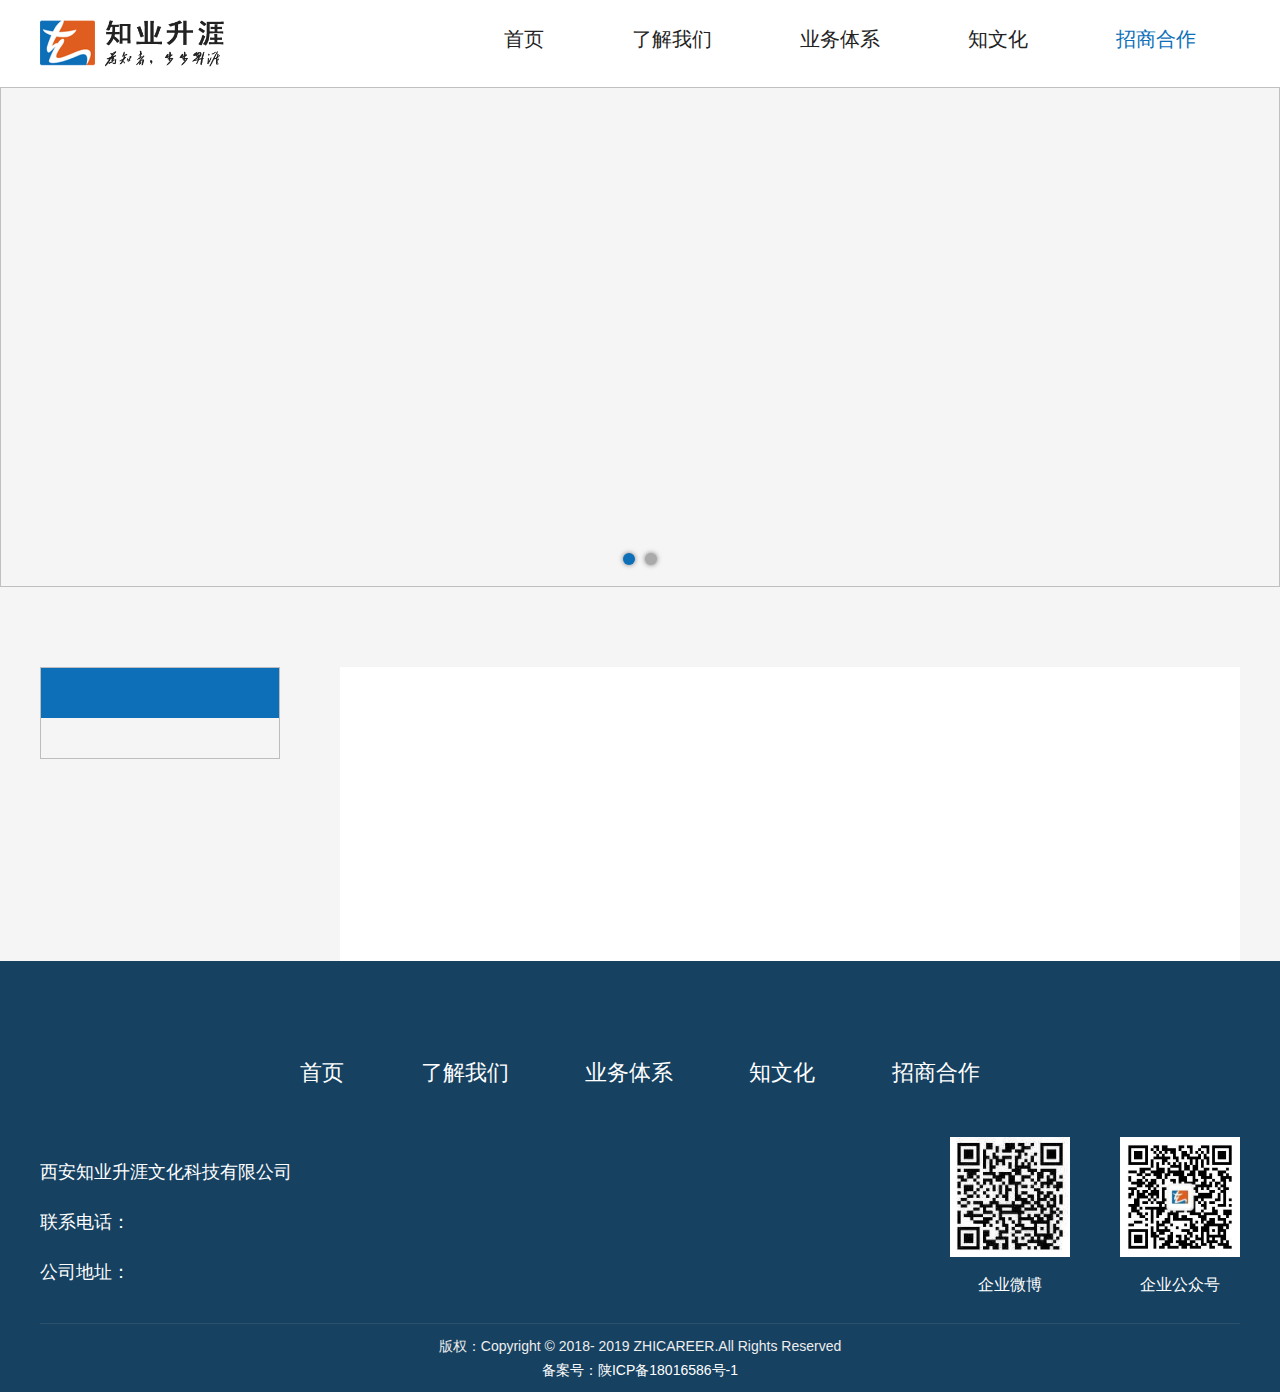
<file: cooperate.html>
<!DOCTYPE html>
<html>
	<head>
		<meta charset="utf-8">
		<meta http-equiv="X-UA-Compatible" content="IE=edge,chrome=1">
		<meta name="renderer" content="webkit">
		<meta name="viewport" content="width=device-width, initial-scale=1.0, maximum-scale=1.0, user-scalable=no">
		<meta name="description" content="">
		<meta name="keywords" content="">
		<title>招商合作</title>
		<link type="text/css" rel="stylesheet" href="css/public.css">
		<link type="text/css" rel="stylesheet" href="font/iconfont.css">
		<link rel="stylesheet" type="text/css" href="css/page.css">
		<script src="./js/vue.js"></script>
		<script type="text/javascript" src="js/jquery.min.js"></script>
		<script type="text/javascript" src="js/include.js"></script>
		<script type="text/javascript" src="js/base.js"></script>
		<style type="text/css">
			html{ background:#f5f5f5; }
		</style>
	</head>
	<body>	
		<div id="app" style="height: 100%">
			<!-- 网站导航 -->
			<div class="pubHeader" >
				<include src="header.html"></include>
			</div>
			<div class="pubHeadBanner" >
				<include src="headBanner.html"></include>
			</div>
			
			<div style="min-height: 30%">
				<include src="contentOne.html"></include>
			</div>
			<include src="footer.html"></include>
		 </div>
	</body>	
	<script type="text/javascript">
		var app = new Vue({
		    el: '#app',
		    data:function(){
		        return {
					mainData: [],
					labelData: [],
					paginate: { 
					    count: 0, 
					    currentPage: 1, 
					    pagesize:1, 
					    is_page: true, 
					},
					searchItem:{ 
						thirdapp_id: 2,
						title:['in',['招商合作']]
					},
					高考体育轮播:[],
					高考体育:[],
					newsData:[],	
					currentId:'',
		        }
		    },
		    created:function () {
		        var self = this;
				window.onload=function(){
					 
					window.base.bus.$emit('to_contentOne',{paginate:self.paginate});
					window.base.bus.$emit('to_headBanner',{title:'招商合作轮播图'});
					//window.base.bus.$emit('to_swiper',{mainData:self.teacherData});
				};
		
		    	self.getMainData();	
		    },
		    methods: {
		    	  
		    	getMainData(){
		    	    var self = this;
		    	    var postData = {};
		    	    postData.searchItem = window.base.cloneForm(self.searchItem);
		    		postData.getAfter = {
		    			child: {
		    				order:{
		    					create_time:'asc'
		    				},
		    				tableName: 'Label',
		    				middleKey: 'id',
		    				key: 'parentid',
		    				searchItem: {
		    					status: 1,
		    				},
		    				condition: '='
		    			},
		    		};
		    	    var callback = function(res){
		    	        self.mainData = res.info.data[0]
		    	        
		    	        window.base.bus.$emit('to_contentOne',{labelData:self.mainData});
		    	    };
		    	    window.base.labelGet(postData, callback);
		    	},
				
		    }
		});
	</script>
</html>
</file>
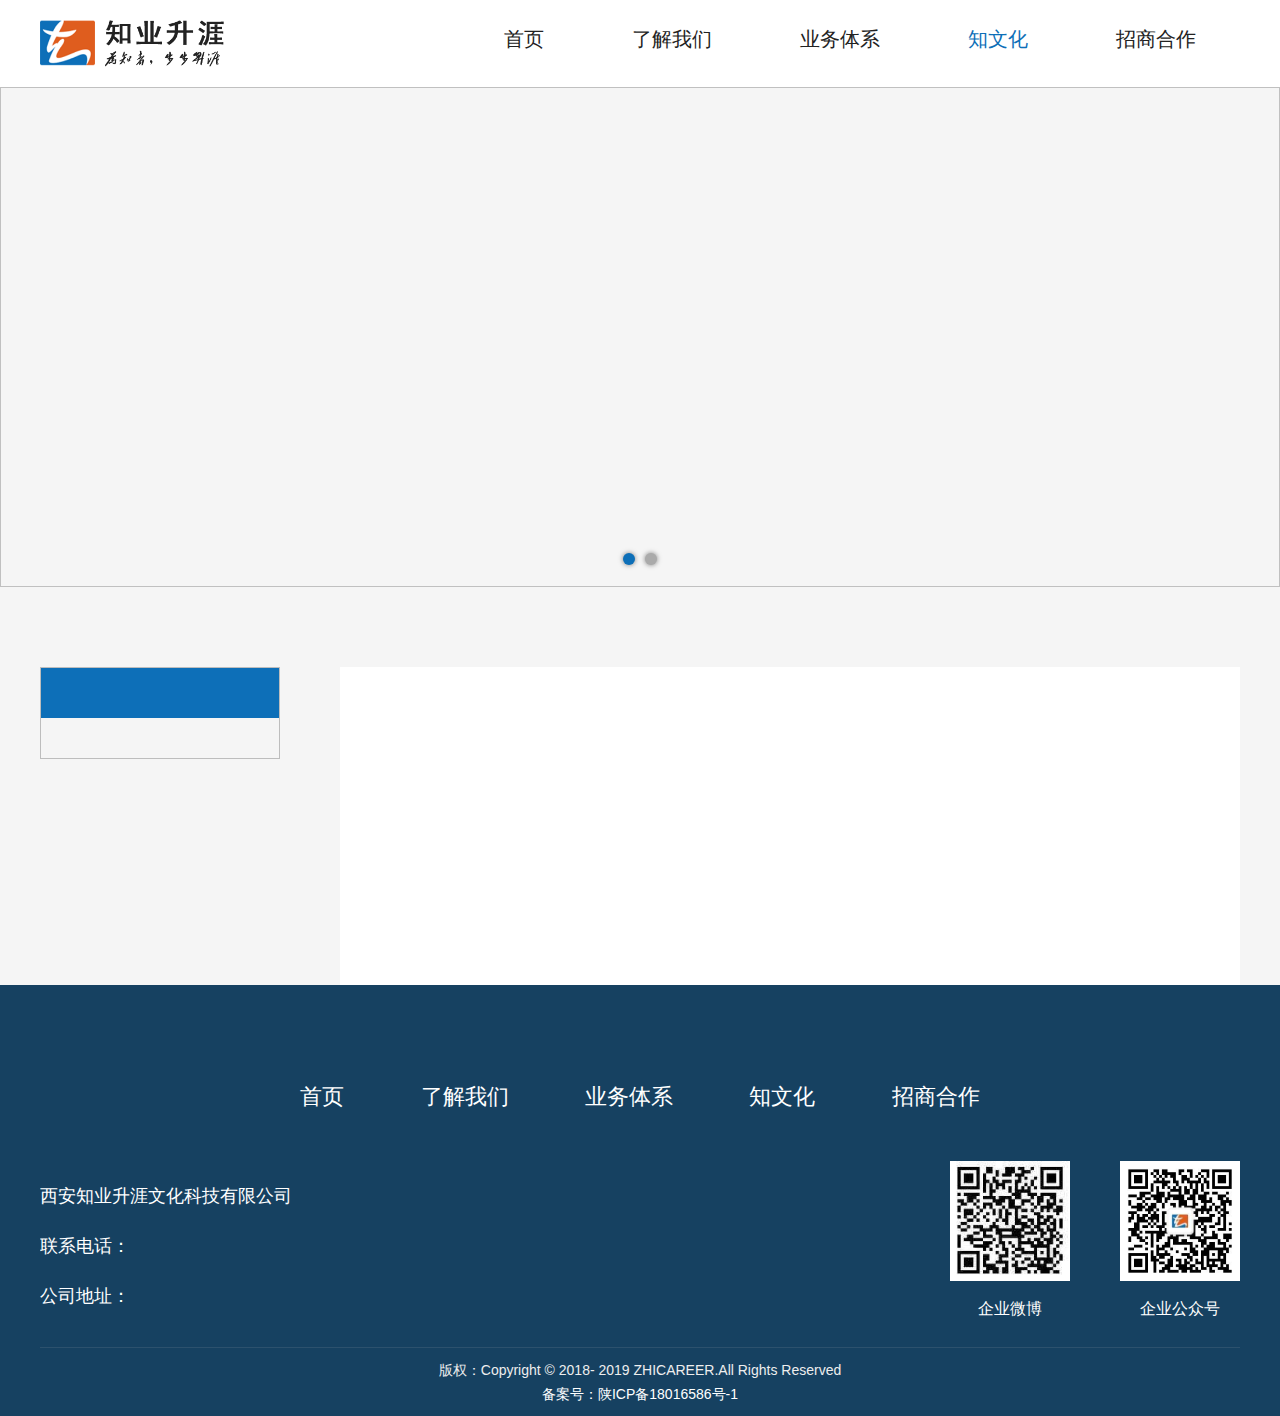
<file: knowCulture.html>
<!DOCTYPE html>
<html>
	<head>
		<meta charset="utf-8">
		<meta http-equiv="X-UA-Compatible" content="IE=edge,chrome=1">
		<meta name="renderer" content="webkit">
		<meta name="viewport" content="width=device-width, initial-scale=1.0, maximum-scale=1.0, user-scalable=no">
		<meta name="description" content="">
		<meta name="keywords" content="">
		<title>知文化</title>
		<link type="text/css" rel="stylesheet" href="css/public.css">
		<link type="text/css" rel="stylesheet" href="font/iconfont.css">
		<link rel="stylesheet" type="text/css" href="css/page.css">
		<link rel="stylesheet" type="text/css" href="css/wxParse.css">
		<script src="./js/vue.js"></script>
		<script type="text/javascript" src="js/jquery.min.js"></script>
		<script type="text/javascript" src="js/include.js"></script>
		<script type="text/javascript" src="js/base.js"></script>
		<style type="text/css">
			html{ background:#f5f5f5; }
		</style>
	</head>
	<body>	
		<div id="app" style="height: 100%">
			<!-- 网站导航 -->
			<div class="pubHeader" >
				<include src="header.html"></include>
			</div>
			<div class="pubHeadBanner" >
				<include src="headBanner.html"></include>
			</div>
			
			<div style="min-height: 30%">
				<include src="contentOne.html"></include>
			</div>
			<include src="footer.html"></include>
		 </div>
	</body>	
	<script type="text/javascript">
		var app = new Vue({
		    el: '#app',
		    data:function(){
		        return {
					mainData: [],
					labelData: [],
					paginate: { 
					    count: 0, 
					    currentPage: 1, 
					    pagesize:1, 
					    is_page: true, 
					},
					searchItem:{ 
						thirdapp_id: 2,
						title:['in',['知文化']]
					},
					高考体育轮播:[],
					高考体育:[],
					newsData:[],	
					currentId:'',
		        }
		    },
		    created:function () {
		        var self = this;
		        window.onload=function(){
		        	 
		        	window.base.bus.$emit('to_contentOne',{paginate:self.paginate});
		        	window.base.bus.$emit('to_headBanner',{title:'知文化轮播图'});
		        	//window.base.bus.$emit('to_swiper',{mainData:self.teacherData});
		        };
				self.getMainData();	
		    },
		    methods: {
		    	  
				getMainData(){
				    var self = this;
				    var postData = {};
				    postData.searchItem = window.base.cloneForm(self.searchItem);
					postData.getAfter = {
						child: {
							order:{
								create_time:'asc'
							},
							tableName: 'Label',
							middleKey: 'id',
							key: 'parentid',
							searchItem: {
								status: 1,
							},
							condition: '='
						},
					};
				    var callback = function(res){
				        self.mainData = res.info.data[0]
				        
				        window.base.bus.$emit('to_contentOne',{labelData:self.mainData});
				    };
				    window.base.labelGet(postData, callback);
				},
				
		    }
		});
	</script>
</html>
</file>
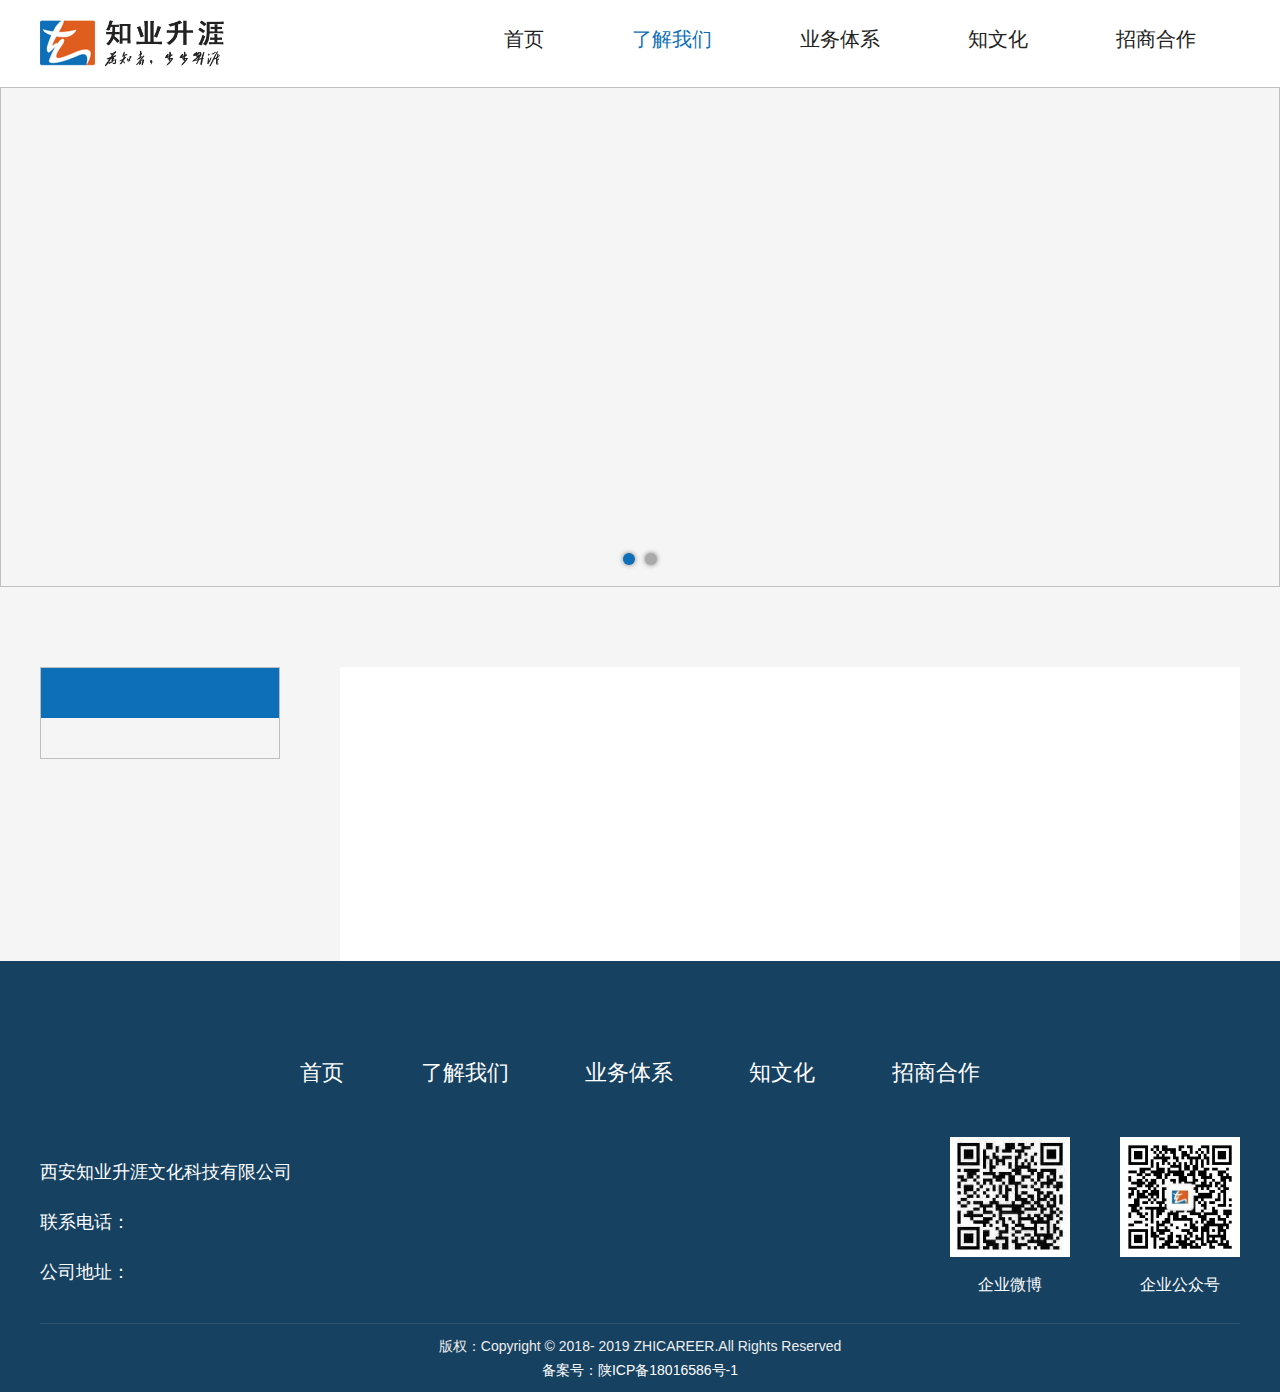
<file: knowUs.html>
<!DOCTYPE html>
<html>
	<head>
		<meta charset="utf-8">
		<meta http-equiv="X-UA-Compatible" content="IE=edge,chrome=1">
		<meta name="renderer" content="webkit">
		<meta name="viewport" content="width=device-width, initial-scale=1.0, maximum-scale=1.0, user-scalable=no">
		<meta name="description" content="">
		<meta name="keywords" content="">
		<title>了解我们</title>
		<link type="text/css" rel="stylesheet" href="css/public.css">
		<link type="text/css" rel="stylesheet" href="font/iconfont.css">
		<link rel="stylesheet" type="text/css" href="css/page.css">
		<script src="./js/vue.js"></script>
		<script type="text/javascript" src="js/jquery.min.js"></script>
		<script type="text/javascript" src="js/include.js"></script>
		<script type="text/javascript" src="js/base.js"></script>
		<style type="text/css">
			html{ background:#f5f5f5; }
		</style>
	</head>
	<body>	
		<div id="app" style="height: 100%">
			<!-- 网站导航 -->
			<div class="pubHeader" >
				<include src="header.html"></include>
			</div>
			<div class="pubHeadBanner" >
				<include src="headBanner.html"></include>
			</div>
			
			<div style="min-height: 30%">
				<include src="contentOne.html"></include>
			</div>
			<include src="footer.html"></include>
		 </div>
	</body>	
	<script type="text/javascript">
		var app = new Vue({
		    el: '#app',
		    data:function(){
		        return {
					mainData: [],
					labelData: [],
					paginate: { 
					    count: 0, 
					    currentPage: 1, 
					    pagesize:1, 
					    is_page: true, 
					},
					searchItem:{ 
						thirdapp_id: 2,
						title:['in',['了解我们']]
					},
					高考体育轮播:[],
					高考体育:[],
					newsData:[],	
					currentId:'',
		        }
		    },
		    created:function () {
		        var self = this;
				
				window.onload=function(){
					 
					window.base.bus.$emit('to_contentOne',{paginate:self.paginate});
					window.base.bus.$emit('to_headBanner',{title:'了解我们轮播图'});
					//window.base.bus.$emit('to_swiper',{mainData:self.teacherData});
				};
		        
				self.getMainData();	
		    },
		    methods: {
		    	  
				getMainData(){
				    var self = this;
				    var postData = {};
				    postData.searchItem = window.base.cloneForm(self.searchItem);
					postData.getAfter = {
						child: {
							order:{
								create_time:'asc'
							},
							tableName: 'Label',
							middleKey: 'id',
							key: 'parentid',
							searchItem: {
								status: 1,
							},
							condition: '='
						},
					};
				    var callback = function(res){
				        self.mainData = res.info.data[0]
				        
				        window.base.bus.$emit('to_contentOne',{labelData:self.mainData});
				    };
				    window.base.labelGet(postData, callback);
				},
				
		    }
		});
	</script>
</html>
</file>
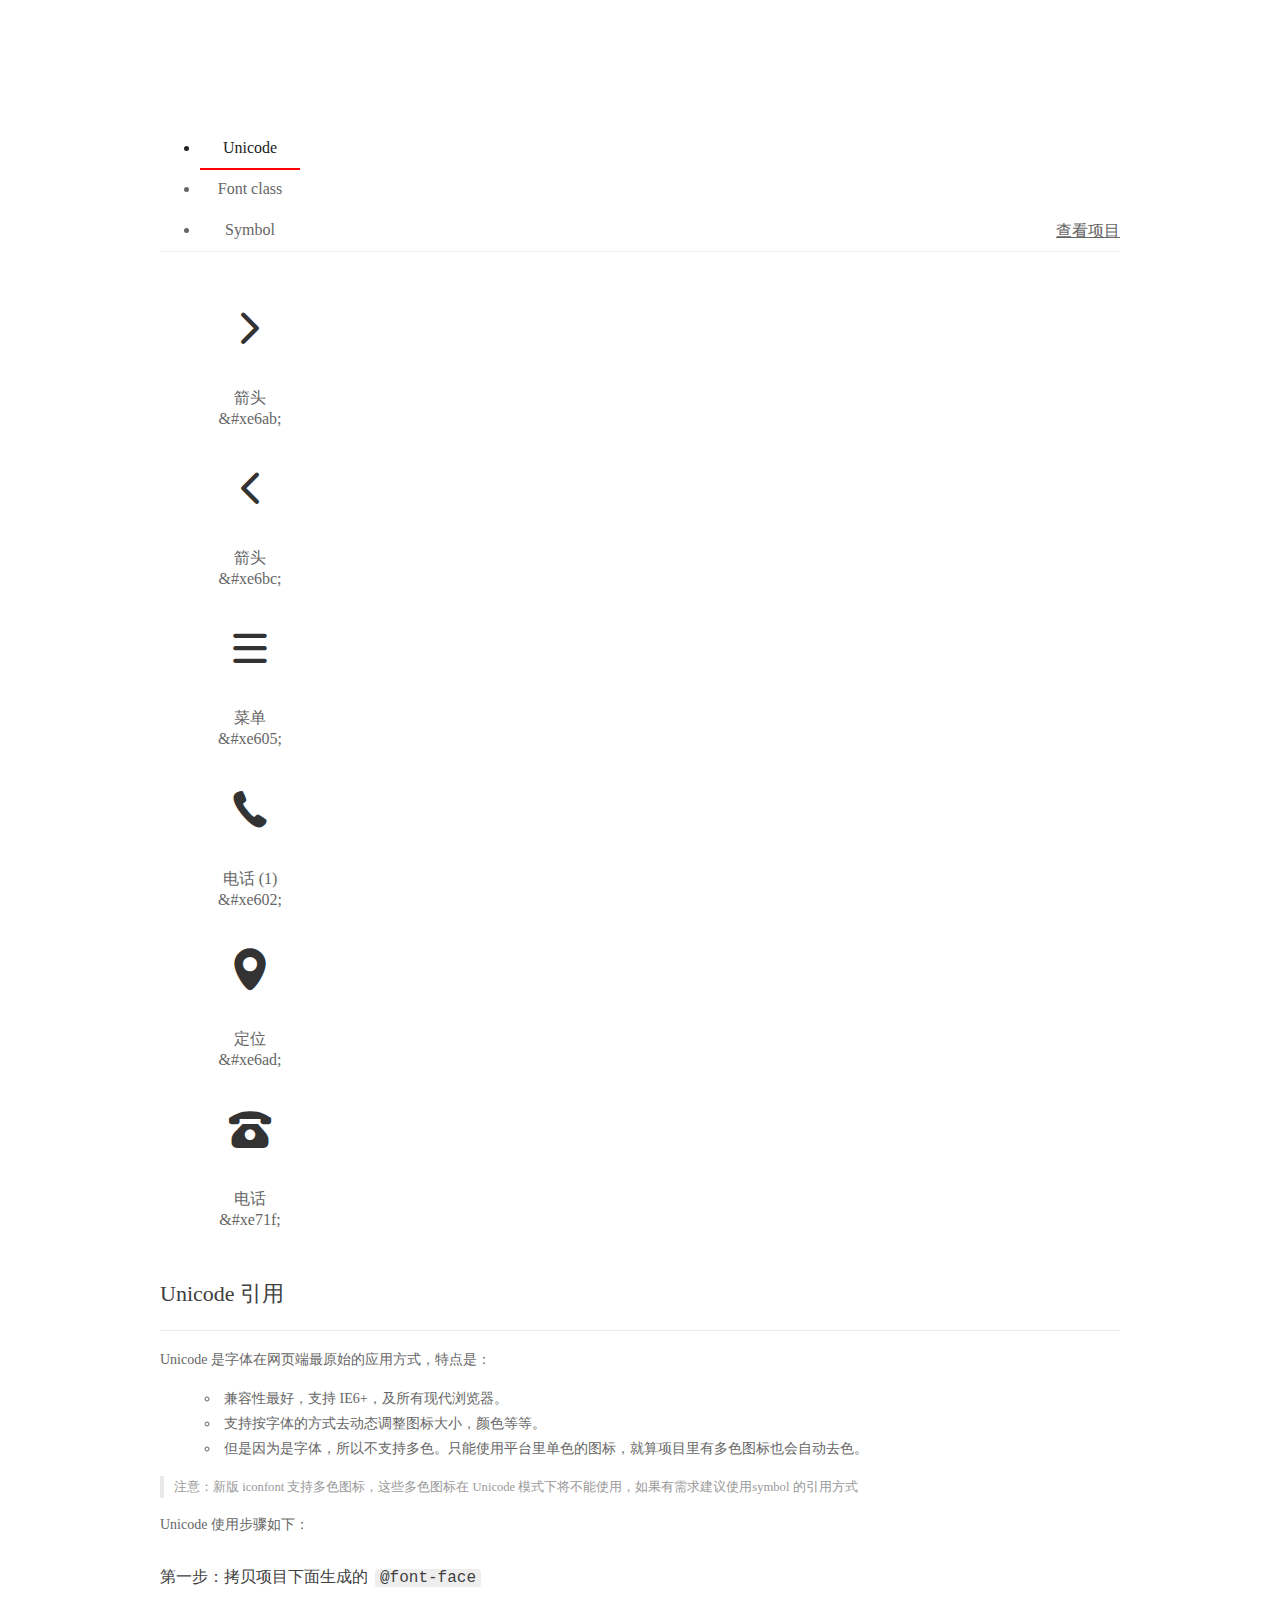
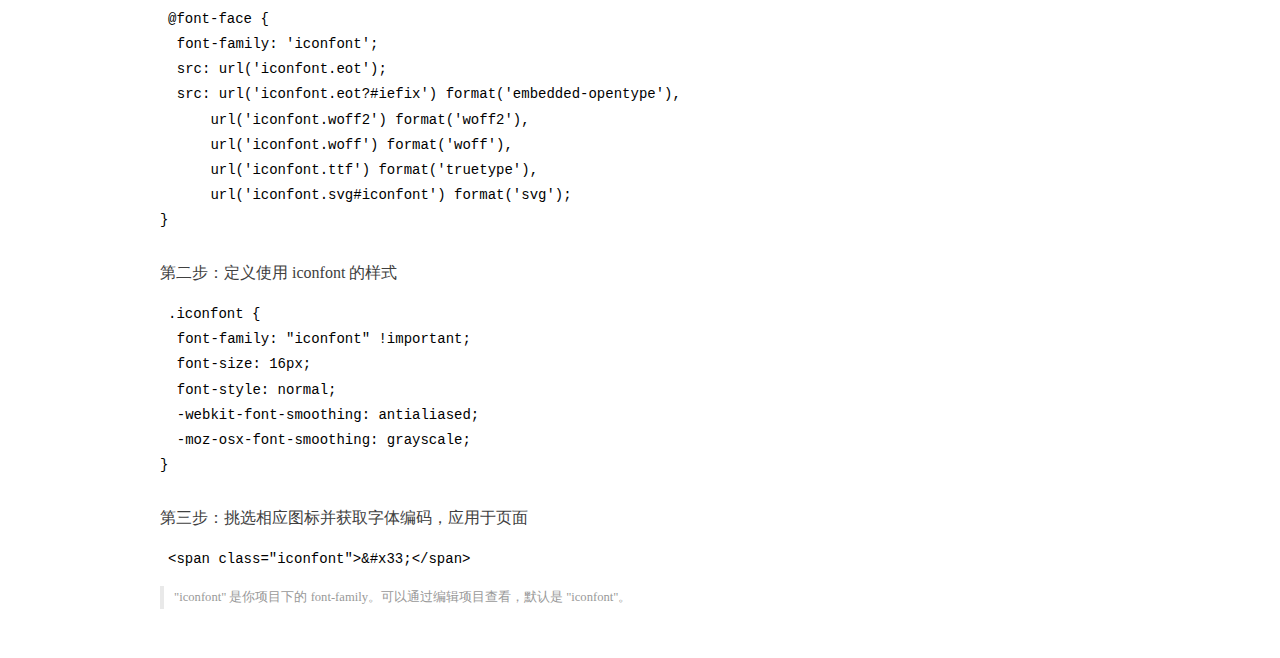
<file: font/demo_index.html>
<!DOCTYPE html>
<html>
<head>
  <meta charset="utf-8"/>
  <title>IconFont Demo</title>
  <link rel="shortcut icon" href="https://gtms04.alicdn.com/tps/i4/TB1_oz6GVXXXXaFXpXXJDFnIXXX-64-64.ico" type="image/x-icon"/>
  <link rel="stylesheet" href="https://g.alicdn.com/thx/cube/1.3.2/cube.min.css">
  <link rel="stylesheet" href="demo.css">
  <link rel="stylesheet" href="iconfont.css">
  <script src="iconfont.js"></script>
  <!-- jQuery -->
  <script src="https://a1.alicdn.com/oss/uploads/2018/12/26/7bfddb60-08e8-11e9-9b04-53e73bb6408b.js"></script>
  <!-- 代码高亮 -->
  <script src="https://a1.alicdn.com/oss/uploads/2018/12/26/a3f714d0-08e6-11e9-8a15-ebf944d7534c.js"></script>
</head>
<body>
  <div class="main">
    <h1 class="logo"><a href="https://www.iconfont.cn/" title="iconfont 首页" target="_blank">&#xe86b;</a></h1>
    <div class="nav-tabs">
      <ul id="tabs" class="dib-box">
        <li class="dib active"><span>Unicode</span></li>
        <li class="dib"><span>Font class</span></li>
        <li class="dib"><span>Symbol</span></li>
      </ul>
      
      <a href="https://www.iconfont.cn/manage/index?manage_type=myprojects&projectId=1310652" target="_blank" class="nav-more">查看项目</a>
      
    </div>
    <div class="tab-container">
      <div class="content unicode" style="display: block;">
          <ul class="icon_lists dib-box">
          
            <li class="dib">
              <span class="icon iconfont">&#xe6ab;</span>
                <div class="name">箭头</div>
                <div class="code-name">&amp;#xe6ab;</div>
              </li>
          
            <li class="dib">
              <span class="icon iconfont">&#xe6bc;</span>
                <div class="name">箭头</div>
                <div class="code-name">&amp;#xe6bc;</div>
              </li>
          
            <li class="dib">
              <span class="icon iconfont">&#xe605;</span>
                <div class="name">菜单</div>
                <div class="code-name">&amp;#xe605;</div>
              </li>
          
            <li class="dib">
              <span class="icon iconfont">&#xe602;</span>
                <div class="name">电话 (1)</div>
                <div class="code-name">&amp;#xe602;</div>
              </li>
          
            <li class="dib">
              <span class="icon iconfont">&#xe6ad;</span>
                <div class="name">定位</div>
                <div class="code-name">&amp;#xe6ad;</div>
              </li>
          
            <li class="dib">
              <span class="icon iconfont">&#xe71f;</span>
                <div class="name">电话</div>
                <div class="code-name">&amp;#xe71f;</div>
              </li>
          
          </ul>
          <div class="article markdown">
          <h2 id="unicode-">Unicode 引用</h2>
          <hr>

          <p>Unicode 是字体在网页端最原始的应用方式，特点是：</p>
          <ul>
            <li>兼容性最好，支持 IE6+，及所有现代浏览器。</li>
            <li>支持按字体的方式去动态调整图标大小，颜色等等。</li>
            <li>但是因为是字体，所以不支持多色。只能使用平台里单色的图标，就算项目里有多色图标也会自动去色。</li>
          </ul>
          <blockquote>
            <p>注意：新版 iconfont 支持多色图标，这些多色图标在 Unicode 模式下将不能使用，如果有需求建议使用symbol 的引用方式</p>
          </blockquote>
          <p>Unicode 使用步骤如下：</p>
          <h3 id="-font-face">第一步：拷贝项目下面生成的 <code>@font-face</code></h3>
<pre><code class="language-css"
>@font-face {
  font-family: 'iconfont';
  src: url('iconfont.eot');
  src: url('iconfont.eot?#iefix') format('embedded-opentype'),
      url('iconfont.woff2') format('woff2'),
      url('iconfont.woff') format('woff'),
      url('iconfont.ttf') format('truetype'),
      url('iconfont.svg#iconfont') format('svg');
}
</code></pre>
          <h3 id="-iconfont-">第二步：定义使用 iconfont 的样式</h3>
<pre><code class="language-css"
>.iconfont {
  font-family: "iconfont" !important;
  font-size: 16px;
  font-style: normal;
  -webkit-font-smoothing: antialiased;
  -moz-osx-font-smoothing: grayscale;
}
</code></pre>
          <h3 id="-">第三步：挑选相应图标并获取字体编码，应用于页面</h3>
<pre>
<code class="language-html"
>&lt;span class="iconfont"&gt;&amp;#x33;&lt;/span&gt;
</code></pre>
          <blockquote>
            <p>"iconfont" 是你项目下的 font-family。可以通过编辑项目查看，默认是 "iconfont"。</p>
          </blockquote>
          </div>
      </div>
      <div class="content font-class">
        <ul class="icon_lists dib-box">
          
          <li class="dib">
            <span class="icon iconfont icon-jiantouarrow487"></span>
            <div class="name">
              箭头
            </div>
            <div class="code-name">.icon-jiantouarrow487
            </div>
          </li>
          
          <li class="dib">
            <span class="icon iconfont icon-jiantouarrowhead7"></span>
            <div class="name">
              箭头
            </div>
            <div class="code-name">.icon-jiantouarrowhead7
            </div>
          </li>
          
          <li class="dib">
            <span class="icon iconfont icon-ego-menu"></span>
            <div class="name">
              菜单
            </div>
            <div class="code-name">.icon-ego-menu
            </div>
          </li>
          
          <li class="dib">
            <span class="icon iconfont icon-dianhua"></span>
            <div class="name">
              电话 (1)
            </div>
            <div class="code-name">.icon-dianhua
            </div>
          </li>
          
          <li class="dib">
            <span class="icon iconfont icon-dingwei"></span>
            <div class="name">
              定位
            </div>
            <div class="code-name">.icon-dingwei
            </div>
          </li>
          
          <li class="dib">
            <span class="icon iconfont icon-dianhua1"></span>
            <div class="name">
              电话
            </div>
            <div class="code-name">.icon-dianhua1
            </div>
          </li>
          
        </ul>
        <div class="article markdown">
        <h2 id="font-class-">font-class 引用</h2>
        <hr>

        <p>font-class 是 Unicode 使用方式的一种变种，主要是解决 Unicode 书写不直观，语意不明确的问题。</p>
        <p>与 Unicode 使用方式相比，具有如下特点：</p>
        <ul>
          <li>兼容性良好，支持 IE8+，及所有现代浏览器。</li>
          <li>相比于 Unicode 语意明确，书写更直观。可以很容易分辨这个 icon 是什么。</li>
          <li>因为使用 class 来定义图标，所以当要替换图标时，只需要修改 class 里面的 Unicode 引用。</li>
          <li>不过因为本质上还是使用的字体，所以多色图标还是不支持的。</li>
        </ul>
        <p>使用步骤如下：</p>
        <h3 id="-fontclass-">第一步：引入项目下面生成的 fontclass 代码：</h3>
<pre><code class="language-html">&lt;link rel="stylesheet" href="./iconfont.css"&gt;
</code></pre>
        <h3 id="-">第二步：挑选相应图标并获取类名，应用于页面：</h3>
<pre><code class="language-html">&lt;span class="iconfont icon-xxx"&gt;&lt;/span&gt;
</code></pre>
        <blockquote>
          <p>"
            iconfont" 是你项目下的 font-family。可以通过编辑项目查看，默认是 "iconfont"。</p>
        </blockquote>
      </div>
      </div>
      <div class="content symbol">
          <ul class="icon_lists dib-box">
          
            <li class="dib">
                <svg class="icon svg-icon" aria-hidden="true">
                  <use xlink:href="#icon-jiantouarrow487"></use>
                </svg>
                <div class="name">箭头</div>
                <div class="code-name">#icon-jiantouarrow487</div>
            </li>
          
            <li class="dib">
                <svg class="icon svg-icon" aria-hidden="true">
                  <use xlink:href="#icon-jiantouarrowhead7"></use>
                </svg>
                <div class="name">箭头</div>
                <div class="code-name">#icon-jiantouarrowhead7</div>
            </li>
          
            <li class="dib">
                <svg class="icon svg-icon" aria-hidden="true">
                  <use xlink:href="#icon-ego-menu"></use>
                </svg>
                <div class="name">菜单</div>
                <div class="code-name">#icon-ego-menu</div>
            </li>
          
            <li class="dib">
                <svg class="icon svg-icon" aria-hidden="true">
                  <use xlink:href="#icon-dianhua"></use>
                </svg>
                <div class="name">电话 (1)</div>
                <div class="code-name">#icon-dianhua</div>
            </li>
          
            <li class="dib">
                <svg class="icon svg-icon" aria-hidden="true">
                  <use xlink:href="#icon-dingwei"></use>
                </svg>
                <div class="name">定位</div>
                <div class="code-name">#icon-dingwei</div>
            </li>
          
            <li class="dib">
                <svg class="icon svg-icon" aria-hidden="true">
                  <use xlink:href="#icon-dianhua1"></use>
                </svg>
                <div class="name">电话</div>
                <div class="code-name">#icon-dianhua1</div>
            </li>
          
          </ul>
          <div class="article markdown">
          <h2 id="symbol-">Symbol 引用</h2>
          <hr>

          <p>这是一种全新的使用方式，应该说这才是未来的主流，也是平台目前推荐的用法。相关介绍可以参考这篇<a href="">文章</a>
            这种用法其实是做了一个 SVG 的集合，与另外两种相比具有如下特点：</p>
          <ul>
            <li>支持多色图标了，不再受单色限制。</li>
            <li>通过一些技巧，支持像字体那样，通过 <code>font-size</code>, <code>color</code> 来调整样式。</li>
            <li>兼容性较差，支持 IE9+，及现代浏览器。</li>
            <li>浏览器渲染 SVG 的性能一般，还不如 png。</li>
          </ul>
          <p>使用步骤如下：</p>
          <h3 id="-symbol-">第一步：引入项目下面生成的 symbol 代码：</h3>
<pre><code class="language-html">&lt;script src="./iconfont.js"&gt;&lt;/script&gt;
</code></pre>
          <h3 id="-css-">第二步：加入通用 CSS 代码（引入一次就行）：</h3>
<pre><code class="language-html">&lt;style&gt;
.icon {
  width: 1em;
  height: 1em;
  vertical-align: -0.15em;
  fill: currentColor;
  overflow: hidden;
}
&lt;/style&gt;
</code></pre>
          <h3 id="-">第三步：挑选相应图标并获取类名，应用于页面：</h3>
<pre><code class="language-html">&lt;svg class="icon" aria-hidden="true"&gt;
  &lt;use xlink:href="#icon-xxx"&gt;&lt;/use&gt;
&lt;/svg&gt;
</code></pre>
          </div>
      </div>

    </div>
  </div>
  <script>
  $(document).ready(function () {
      $('.tab-container .content:first').show()

      $('#tabs li').click(function (e) {
        var tabContent = $('.tab-container .content')
        var index = $(this).index()

        if ($(this).hasClass('active')) {
          return
        } else {
          $('#tabs li').removeClass('active')
          $(this).addClass('active')

          tabContent.hide().eq(index).fadeIn()
        }
      })
    })
  </script>
</body>
</html>
</file>
<file: css/public.css>
@charset "utf-8";
/* CSS Document */
/*  Global STYLE  */
*{ margin:0; padding:0; line-height: 24px;}
html{color:#222;-webkit-text-size-adjust: none;}
body{height: 100%}
h1,h2,h3,h4,h5,h6{font-size:100%;font-weight:normal;}
ul,li{list-style:none;}

div, dl, dt, form, h1, h2, h3, h4, h5, h6, input, li, ol, p, pre, td, textarea, th, ul {-webkit-tap-highlight-color: rgba(0, 0, 0, 0);}
button, input, optgroup, option, select, textarea {font-family: inherit;font-size: inherit;font-style: inherit;font-weight: inherit;outline: 0;}
body{font-family:'微软雅黑','Helvetica Neue',Helvetica,Arial,'Microsoft YaHei'}
img{ border:none;display:block;}
a{ text-decoration: none; outline: none ; color:#222;cursor: pointer;-webkit-tap-highlight-color:transparent}
a:hover{text-decoration:none;transition: 0.1s linear;-moz-transition: 0.1s linear; /* Firefox 4 */-webkit-transition: 0.1s linear; /* Safari and Chrome */-o-transition: 0.1s linear; /* Opera */cursor:pointer;}
em,i{ font-style:normal}
button,input{ border: none;}
table{display: table; border-collapse: separate; border-spacing: 2px; border-color: grey; border-collapse: collapse; border-spacing: 0;background-color: transparent;}
thead{display: table-header-group; vertical-align: middle; border-color: inherit;}
tbody{display: table-row-group; vertical-align: middle; border-color: inherit;}

a:link, a:visited {text-decoration: none; outline: none;}

.clearfix:after{clear:both;display:block;content:"";height:0;line-height:0;visibility:hidden;}
.clearfix{zoom:1;}
.flexbox{display: flex; justify-content:space-around; flex-wrap: wrap;}
.w{ width: 100%;}
.w1200{ width: 1200px; margin:0 auto}

.black-bj {background: #000;opacity: 0.5;position: fixed;left: 0;top: 0;right: 0;bottom: 0;z-index: 888; display: none;}
.closebtn{ position:absolute; right:-15px; top:-15px; width:30px; height:30px; background:#34a0db; color:#FFF; text-align:center; line-height:30px; font-size:20px; cursor:pointer; border-radius:50%; box-shadow:0 0 3px #015b8c; z-index:686868;}

/**公共提示语	*/
#popAlertWindowBg{position:fixed;top:0;left:0;z-index:999999;width:100%;height:100%;background:#000;opacity:0.3;display:none;}
#popAlertWindow{position:fixed;top:50%;left:25%;right:25%;z-index:1000000;padding:10px 20px;margin-top:-20px;text-align:center;background:#fff;color:#ff1a00;box-shadow: 0 0 5px #ccc;border-radius:5px;display:none;}

.loadtip { display: block;width: 100%;line-height: 40px; height: 40px;text-align: center;color: #999; background: #eee;}

/* Color */
.red{color: #FA322B;}
.green{color: #00AF4B;}
.yellow{color: #FFBC15;}
.orange{color: #f2a70c;}
.blue{color: #17A8F8;}
.gray2{color: #222;}
.gray5{color: #555;}
.gray6{color: #666;}
.gray8{color: #888;}
.gray9{color: #999;}
.white{color: #fff;}
.bgc-white{background: #fff;}
.bgc-black{ background:#000;}
.pubcolor{ color:#005ca1;}
.pubbj{background: #005ca1;}
.bjgayf5{background: #f5f5f5;}

.borderT1{border-top: 1px solid #005ca1;}

.em2{ text-indent: 2em;}

/* Font */
.fs10{font-size: 10px;}
.fs12{font-size: 12px;}
.fs14{font-size: 14px;}
.fs16{font-size: 16px;}
.fs18{font-size: 18px;}
.fs20{font-size: 20px;}
.fs24{font-size: 24px;}
.fs26{font-size: 26px;}
.fs30{font-size: 30px;}
.fs36{font-size: 36px;}
.ftw{font-weight: bold;}
.ftn{font-weight: normal;}

.pr{ position:relative}
.pa{ position:absolute}
.fiexd{ position:fixed;}
/* Direction */
.fl{float: left;}
.fr{float: right;}
.cl{clear: both;}
.oh{ overflow:hidden;}
.center{text-align: center;}
.text-r{text-align: right;}
.text-l{text-align: left;}
/* Margin */
.mg0{margin: 0 auto;}
.mgt5{ margin-top: 5px;}
.mgt10{ margin-top:10px; }
.mgt20{ margin-top:20px; }
.mgt30{ margin-top:30px; }
.mgt40{ margin-top:40px; }
.mgt50{ margin-top:50px; }
.mgt100{ margin-top:100px; }

.mgr5{margin-right: 5px;}
.mgr10{margin-right: 10px;}
.mgr15{margin-right: 15px;}
.mgr20{margin-right: 20px;}

.mgl5{margin-left: 5px;}
.mgl10{margin-left: 10px;}
.mgl15{margin-left: 15px;}
.mgl20{margin-left: 20px;}
.mgl30{margin-left: 30px;}

.mgtb10{ margin:10px 0;}
.mgtb15{ margin:15px 0;}
.mgtb20{ margin:20px 0;}
.mgtb30{ margin:30px 0;}

.mglr10{ margin:0 10px;}
.mglr15{ margin:0 15px;}
.mglr20{ margin:0 20px;}
.mglr30{ margin:0 30px;}

.mgb5{margin-bottom: 5px;}
.mgb10{ margin-bottom:10px; }
.mgb15{margin-bottom: 15px;}
.mgb20{ margin-bottom:20px; }
.mgb30{margin-bottom: 30px;}

/* Padding */

.pd10{ padding:10px;}
.pd25{padding: 25px;}

.pdlr10{padding:0 10px;}
.pdlr20{padding:0 20px;}
.pdlr40{ padding:0 40px;}
.pdl8{padding-left: 8px;}

.pdlr2{ padding: 0 2%;}

.pdt5{ padding-top: 5px;}
.pdt10{ padding-top: 10px;}
.pdt15{ padding-top: 15px;}
.pdt20{padding-top: 20px;}
.pdt30{padding-top: 30px;}
.pdt40{padding-top: 40px;}
.pdt50{padding-top: 50px;}

.pdb5{ padding-bottom: 5px;}
.pdb10{padding-bottom: 10px;}
.pdb20{padding-bottom: 20px;}
.pdb30{padding-bottom: 30px;}
.pdb40{padding-bottom: 40px;}
.pdb50{padding-bottom: 50px;}
.pdb100{padding-bottom: 100px;}

.pdl5{ padding-left: 5px;}
.pdl10{padding-left: 10px;}
.pdl20{padding-left: 20px;}
.pdl30{padding-left: 30px;}
.pdl40{padding-left: 40px;}
.pdl50{padding-left: 50px;}

.pdr5{ padding-right: 5px;}
.pdr10{padding-right: 10px;}
.pdr20{padding-right: 20px;}
.pdr30{padding-right: 30px;}
.pdr40{padding-right: 40px;}
.pdr50{padding-right: 50px;}


.pdtb10{padding:10px 0;}
.pdtb15{padding:15px 0;}
.pdtb20{padding:20px 0;}
.pdtb30{padding:30px 0;}

/* Spacing */
.line22{line-height: 22px;}
.line26{line-height: 26px;}
.line30{line-height: 30px;}
.line33{line-height: 33px;}
.line36{line-height: 36px;}
.line40{line-height: 40px;}
.disp{display: none;}

/* 高度 */
.h40{ height: 40px;}
.h50{ height: 50px;}
.h100{ height: 100px;}
.h150{ height: 150px;}


/* Background */
.bgmain{ background:#005ca1; color:#fff;}
.bgred{ padding: 0 3px; background-color: #FA322B;color: #fff;}
.bggreen{ padding: 0 3px; background-color: #00AF4B;color: #fff;}
.bggray{ padding: 0 3px; background-color: #8b8b8b;color: #fff;}
.bgwhite{background-color: #fff;}


/* 页码 */
.all-pages{ clear:both; margin:0 -2px 0 0; padding:30px 0; text-align:center;}
.all-pages a,.all-pages span{ display:inline-block; margin:0 5px; padding:0 14px; height:32px; vertical-align:middle; white-space:nowrap; text-align:center; font-size:14px; line-height:32px; color:#333; font-family:arial; background:#fff; border:1px solid #e6e6e6; border-radius: 3px;}
.all-pages a:hover{border:1px solid #005ca1; color:#333;}
.all-pages .current{ background:#005ca1; color:#fff; border:1px solid #005ca1;}

@media screen and ( max-width:750px){ 
	.all-pages a,.all-pages span{ padding:0 10px; height:28px;font-size:12px; line-height:28px;}
	
}
</file>
<file: font/iconfont.css>
@font-face {font-family: "iconfont";
  src: url('iconfont.eot?t=1563875316831'); /* IE9 */
  src: url('iconfont.eot?t=1563875316831#iefix') format('embedded-opentype'), /* IE6-IE8 */
  url('[data-uri]') format('woff2'),
  url('iconfont.woff?t=1563875316831') format('woff'),
  url('iconfont.ttf?t=1563875316831') format('truetype'), /* chrome, firefox, opera, Safari, Android, iOS 4.2+ */
  url('iconfont.svg?t=1563875316831#iconfont') format('svg'); /* iOS 4.1- */
}

.iconfont {
  font-family: "iconfont" !important;
  font-size: 16px;
  font-style: normal;
  -webkit-font-smoothing: antialiased;
  -moz-osx-font-smoothing: grayscale;
}

.icon-jiantouarrow487:before {
  content: "\e6ab";
}

.icon-jiantouarrowhead7:before {
  content: "\e6bc";
}

.icon-ego-menu:before {
  content: "\e605";
}

.icon-dianhua:before {
  content: "\e602";
}

.icon-dingwei:before {
  content: "\e6ad";
}

.icon-dianhua1:before {
  content: "\e71f";
}
</file>
<file: css/page.css>
@charset "UTF-8";
/**
 * 
 * @authors Your Name (you@example.org)
 * @date    2019-08-02 16:19:16
 * @version $Id$
 */

.pubHeader{width:100%;/* height: 100px; */}
.pubHeadBanner{width:100%;height: 500px;}
 /*网站导航*/
.indNavbar .logo{ width:184px; height:47px; display: block; margin-right: 30px;}
.indNavbar .list{width: 65%;position: absolute;top: 50%;right: 0;transform: translateY(-50%);}
.indNavbar .list ul{ width:100%; display: flex;justify-content: space-around;flex-wrap: nowrap;}
.indNavbar .list li a{ display: block; line-height: 46px; font-size: 20px;padding: 0 8px; padding-bottom: 10px;}
.indNavbar .list li.on a{color: #0d6fb8;}
.indNavbar .navBtn{ width: 40px; height: 40px; line-height: 40px; font-size: 30px;position: absolute; right: 10px; top:10px; z-index: 66; display: none;border: 1px solid #dedede;border-radius: 5px;background: #eee;}

/*网站banner*/
#banner_app{  position: relative; width: 100%; height:100%; overflow: hidden;}
#banner_app .banner{ width: 100%; height: 100%;}
#banner_app .banner img{ height: 100%;width: 100%; display: block; /* position: relative; left: 50%; transform: translate(-50%,0); */}
#banner_app .arrowIon{position: absolute;top:45%;z-index:50;cursor: pointer; padding: 20px 15px; background: rgba(0,0,0,0.3); border-radius: 4px;}
#banner_app .arrowIon.prev{right:30px;}
#banner_app .arrowIon.next{left:30px;}


.banBtnNav{ width: 100%; text-align: center; position: absolute; bottom:3%; left: 0;z-index: 9;}
.banBtnNav span{ display:inline-block; margin: 0 5px; border-radius: 50%; background:rgba(170,170,170); width: 12px; height: 12px;box-shadow: 0 0 5px rgba(0,0,0,0.5);}
.banBtnNav span.active{ opacity: 1; background: #0d6fb8;}

/* 网站自动轮播banner */	
.ind_Tbanner{box-sizing: border-box; width: 100%;height: 100%; position: relative;overflow: hidden;}
.ind_Tbanner ul{position:relative;width: 100%;height:100%;z-index:1;display:-webkit-box;display:-moz-box;display:-ms-flexbox;display:-webkit-flex;display:flex;-webkit-transition-property:-webkit-transform;-moz-transition-property:-moz-transform;-o-transition-property:-o-transform;-ms-transition-property:-ms-transform;transition-property:transform;-webkit-box-sizing:content-box;-moz-box-sizing:content-box;box-sizing:content-box}
.ind_Tbanner ul li {-webkit-flex-shrink: 0; -ms-flex: 0 0 auto; flex-shrink: 0;width: 100%; height: 100%;}
.ind_Tbanner ul li img{width:100%;height: 100%; display: block;}
.ind_Tbanner .btnav{ width: 100%; text-align: center; position: absolute; bottom:3%; left: 0;z-index: 9;}
.ind_Tbanner .btnav span{ display:inline-block; margin: 0 5px; border-radius: 50%; background:rgba(170,170,170); width: 10px; height: 10px;box-shadow: 0 0 5px rgba(255,255,255,0.6); opacity: 0.8;}
.ind_Tbanner .btnav span.swiper-pagination-bullet-active{ opacity: 1; width: 20px; height: 10px;border-radius: 5px; background: #777;box-shadow: 0 0 3px rgba(0,0,0,0.4);}


/*公共标题*/
.pubTitle{ padding-top: 100px; padding-bottom: 30px;}
.pubTitle h1{ font-size: 32px; line-height: 32px;}
.pubTitle p{ font-size: 16px;}
.pubTitle p{text-transform:capitalize; padding-bottom: 50px;}
/*公共标题*/


/* 更多按钮*/
.MdMorebtn{padding:100px 0;}
.MdMorebtn a{width: 150px; height: 50px; border-radius: 8px; text-align: center; color: #0d6fb8; border: 2px solid #0d6fb8; display: block; margin: 0 auto; line-height: 50px; font-size: 18px;}


/*首页-新闻中心*/
/* .indNews{ min-height: 376px;} */
.indNews .list{ width: 48%; float: left;}
.indNews .list .leftTxet{ max-height:510px;overflow: hidden;}
.indNews .list .leftTxet p{-webkit-line-clamp:17 ;}
.indNews .list:last-child{ float: right;}
.indNews .list .tit{ width: 100%;padding: 20px 0; border-bottom: 1px dashed #d9d9d9;line-height: 20px; position: relative;padding-left: 18px; font-size: 22px;box-sizing:border-box; margin-bottom: 20px;}

.indNews .list .tit::before{ content: ""; width: 5px; height: 24px; background: #0d6fb8; position: absolute; left: 0; top: 50%; transform:translate(0,-50%);}
.indNews .list .more{ color: #999; float: right; font-size: 16px;}
.indNews .list .titLis li{ padding-bottom: 10px;}
.indNews .list .titLis li a{display: block; position: relative; padding:0 160px 0 20px; line-height: 30px; height: 30px;overflow:hidden;white-space: nowrap; text-overflow: ellipsis; font-size: 16px;}
.indNews .list .titLis li a:before{content: "";width: 6px; height: 6px;background: #0d6fb8;border-radius: 50%;display: block; position: absolute;top: 50%; left: 0; transform:translate(0,-50%);}
.indNews .list .titLis li a em{ position: absolute; top: 0; right: 0; color: #666; display: block;line-height: 30px;}

.indNews .list .titLis li a:hover {color: #0d6fb8; }

/* 首页的4大类列表 */
.indx-sharebox ul{display: flex; justify-content: space-around; flex-wrap: nowrap;}
.indx-sharebox li{ width: 25%;}
.indx-sharebox li .icon{  width: 70px; height: 70px; display: block;margin: 0 auto;}
.indx-sharebox li h1{ font-size: 24px;padding-top: 30px; line-height: 40px; overflow: hidden; white-space: nowrap; text-overflow: ellipsis;}
.indx-sharebox li p{ font-size: 16px; color: #666; padding-top: 10px;}

/****************** 首页end ******************/


/*内容详情页*/
.detailePag .box{width: 60%;margin: 0 auto;}
.detailePag .topTit{ padding: 50px 0 30px 0;}
.detailePag .title{ font-size: 26px; line-height: 40px; }
.detailePag .inforCont{padding-top: 40px ; color: #444;}
.detailePag .inforCont p{font-size: 16px; line-height: 30px; }
.detailePag .inforCont h1{ font-size: 20px;padding-top: 15px;}
.detailePag .inforCont img{max-width: 100%; display: block;margin: 0 auto;}

footer{background: #164161; padding: 100px 0 0 0;}
footer .linkNav a{padding: 0 3%; color: #fff; font-size:22px; line-height: 22px;line-height: 23px; display: inline-block;}
footer .logo{width: 140px; display: block; margin-right: 60px;}
footer .underCnt{ padding-top: 50px;}
footer .underCnt .phone div{ padding-top: 20px; color: #fff; font-size: 18px; line-height: 30px;}
footer .underCnt .phone div i{ display: inline-block;vertical-align: middle;font-size: 26px;}
footer .underCnt .phone div em{ display: inline-block;font-size: 20px; margin-left: 15px;}
footer .ewmBox .lis{ float: left; margin-left: 50px;}
footer .ewmBox .lis img{ width: 120px; height: 120px; display: block;}
footer .ewmBox .lis p{ color: #fff; font-size: 16px; padding-top: 20px; line-height: 1}
footer .copyright{ font-size: 14px; clear: both; padding: 10px 0; color: #eee;margin-top: 30px; border-top: 1px solid #2c516d;}

/*列表左侧导航*/
.LRListCont{ padding-top: 80px;}
.main-leftNav{ width: 20%; border:1px solid #bdbdbd; box-sizing:border-box; padding-bottom: 40px; margin-bottom: 50px;}
.main-leftNav .tit{ background: #0d6fb8; font-size: 20px; color: #fff; line-height: 50px; padding: 0 20px;box-sizing:border-box; height: 50px; overflow: hidden;text-overflow:ellipsis; white-space: nowrap;}
.main-leftNav .selnav a{ width: 80%; line-height: 50px;height: 50px;padding: 0 10px; overflow: hidden;border:1px solid #d7d7d7; display: block;margin: 0 auto; margin-top: 20px; font-size: 18px; color: #0d6fb8;box-sizing: border-box;overflow: hidden;text-overflow:ellipsis; white-space: nowrap;}
.main-leftNav .selnav a:hover{background: #df5d1e; color: #fff;}
.main-leftNav .selnav a.on{background: #df5d1e; color: #fff;}

/*页面右侧内容*/
.main-rightList{ width: 75%; padding:60px 30px 60px 30px; background: #fff;box-sizing:border-box;}
.contXqTit{ padding-bottom: 50px;}
.contXqTit .tit{ line-height: 60px; display: inline-block;font-size: 30px;border-bottom: 6px solid #DF5D1E;}
.portLisbox1 .contBox img{max-width: 100%;display: block; margin: 0 auto;}

/* 业务体系 */
.work_System_Lis{}
.work_System_Lis ul{ display: flex; justify-content: space-around;flex-wrap: wrap;}	
.work_System_Lis ul li{ width: 300px; margin:20px 2%; height: 380px; border-radius: 8px;background: #fff;box-shadow: 0 0 15px rgba(0,0,0,0.15);padding: 20px; box-sizing: border-box; text-align: center;}
.work_System_Lis ul li .icon{ width: 90px;height: 90px; display: block;margin: 50px auto 40px auto;}
.work_System_Lis ul li .tit{ font-size: 26px; line-height: 30px; padding-bottom: 30px;}
.work_System_Lis ul li .text{font-size: 18px; color: #666; -webkit-line-clamp: 2; line-height: 36px; height: 72px; overflow: hidden;}

/******************* 以下自适应样式 *******************/
@media screen and ( max-width: 1000px){ 
	.w1200{ width: 100%!important; box-sizing:border-box; padding: 0 10px}
	.indNavbar{ padding: 20px 10px;}
	.indNavbar .logo{ width: auto; height: 40px;}
	.indNavbar .list li a{ font-size: 18px; padding:0 5px 6px 5px;}
	.pubHeader{ height: 80px;}

	.MdMorebtn{ padding: 70px 0}
	footer{ padding: 50px 0;}
	footer .linkNav a{ font-size: 16px;}
	footer .logo{ width:120px;  margin-right: 30px;}
	footer .ewmBox .lis{ margin-left: 20px;}
	
}


@media screen and ( max-width:750px){ 
	.pubHeader{width:100%;height: auto;}
	.pubHeadBanner{width:100%;height: 150px;}
	#banner_app .arrowIon{ display: none;}
	
	.indNavbar.w1200{ width: 100%!important;}
	.indNavbar .logo{ width: auto; height:40px; margin-left:10px;}
	.indNavbar{position: fixed;top: 0; left: 0; z-index: 66; padding: 10px 0;border-bottom: 1px solid #eee; background: #fff;}
	.indNavbar .list{ width: 100%;top: 60px; background: rgba(0,0,0,0.5);display: none;    transform: translateY(0);}
	.indNavbar .list ul{display: inline-block; text-align: center;}
	.indNavbar .list li{ width: 100%;}
	.indNavbar .list li a{ font-size: 16px; color: #fff; padding-bottom: 5px; line-height: 40px; }
	.indNavbar .list li.on{ background:#0d6fb8;}
	.indNavbar .list li.on a{ font-size: 18px; color: #fff;}
	.indNavbar .list li.on a::after{ height:0px;}
	
	/* #banner_app{ position: relative; width: 100%; height:100%;}
	#banner_app .banner img{ height: 100%;width: auto; position: relative; left: 50%;}
	#banner_app .arrowIon{position: absolute;top:40%;padding: 10px 8px; border-radius: 2px;}
	#banner_app .arrowIon.prev{right:20px;}
	#banner_app .arrowIon.next{left:20px;}
	#banner_app .arrowIon img{ width: 15px;height: auto;} */
	
	
	body{ padding-top: 61px;}
	.indNavbar .navBtn{ display: block;}
	
	.pdb100{ padding-bottom: 20px;}
	.pubTitle{ padding: 30px 0 20px 0;}
	.pubTitle h1{ font-size: 22px; margin-bottom: 0;}
	.pubTitle p{ font-size: 16px; padding-bottom: 30px;}
	.swiper-container { width: 100%;height: 100%; min-height: 150px;}
	
	/* .indNews{ min-height: 165px;} */
	.indNews .list{ width: 100%;}
	.indNews .list .tit{ padding-left: 12px; font-size: 16px; line-height: 20px; padding: 15px 0 10px 12px; margin-bottom: 10px;}
	.indNews .list .tit::before{ width: 3px; height: 18px;}
	.indNews .list .more{ font-size: 14px;}
	.indNews .list .pic{ padding-bottom: 0;    margin-bottom: 0;}
	.indNews .list .titLis li{ padding-top: 0px;}
	.indNews .list .titLis li a{ font-size: 14px; padding: 0px 150px 0px 12px;height: auto;}
	.indNews .list .titLis li a em{font-size: 14px;}
	
	.newsListIndx .indNews .list{ width: 100%!important;}
	.newsListIndx .indNews .list .titLis li a{padding-right: 80px;}
	
	/* 首页的4大类列表 */
	.indx-sharebox ul{display: flex; justify-content: space-around; flex-wrap: wrap;}
	.indx-sharebox li{ width: 50%; padding-bottom: 30px;}
	.indx-sharebox li .icon{  width: 40px; height: 40px;}
	.indx-sharebox li h1{ font-size:18px;padding:15px 0 5px 0; line-height: 30px;}
	.indx-sharebox li p{ font-size: 14px;padding-top: 0px;}

	footer{ padding:20px 0 0 0;}
	footer .underCnt{ padding-top: 0;}
	footer .linkNav{ display: none;}
	footer .logo{ width: 56px; margin-right: 0; margin-left: 2%;}
	footer .underCnt .phone{ float: none; text-align: right; margin:0 auto;}
	footer .underCnt .phone div{padding-top: 0px; text-align: center; font-size: 14px;}
	footer .underCnt .phone div i{ font-size: 18px;}
	footer .underCnt .phone div em{ font-size: 14px;margin-left: 8px;}
	.underCnt .ewmBox{ clear: both; padding-top: 20px;  width: 100%; float: none;    display: inline-block; border-top: 1px solid #27628e; margin-top: 20px;}
	footer .ewmBox .lis{ margin-left: 0; width: 50%; text-align: center;}
	footer .underCnt .phone div i{ font-size: 18px;}
	footer .ewmBox .lis img{ width: 100px;height: 100px; margin: 0 auto;}
	footer .ewmBox .lis p{ padding-top: 10px; font-size: 14px;}
	footer .copyright{ font-size: 12px; clear: both;}
	footer .copyright p{ line-height: 20px;}
	
	
	/* 详情页导航 */
	.detailePag .box{width: 100%;}
	.detailePag .topTit{padding: 30px 0 20px 0;}
	.detailePag .topTit .title{ font-size: 20px; line-height: 30px; padding-bottom: 10px;}
	.detailePag .topTit .data{ font-size: 14px;}
	.detailePag .inforCont{ padding-top: 0px;}
	.detailePag .inforCont p{ font-size: 14px;padding-top:0px;line-height: 24px;}
	.detailePag .inforCont h1{ font-size: 16px;}
	
	.LRListCont{ padding-top: 20px;}
	.main-leftNav{ border:none;  width: 100%;padding-bottom: 20px;margin-bottom: 0;}
	.main-leftNav .tit{font-size: 16px;padding: 0 5px;text-align: center; line-height: 40px; height: 40px;}
	.main-leftNav .selnav{ text-align: center; padding-top:15px;}
	.main-leftNav .selnav a{width:auto;  display: inline-block; margin:0px 1.5% 10px 1.5% ;line-height: 38px; height: 38px;padding: 0 8px; text-align: center; font-size: 14px;}
	
	/*页面右侧内容*/
	.main-rightList{ width: 100%; padding: 30px 20px; margin-bottom: 30px;}
	.contXqTit{ padding-bottom: 30px;}
	.contXqTit .tit{ line-height: 40px; font-size: 24px;border-bottom: 3px solid #DF5D1E;}

	
	/* 业务体系 */
	.work_System_Lis ul li{ width: 45%; margin:10px 2%; height: 200px; border-radius:4px;padding: 10px; }
	.work_System_Lis ul li .icon{ width: 45px;height: 45px; margin: 20px auto 15px auto;}
	.work_System_Lis ul li .tit{ font-size: 16px; line-height: 24px; padding-bottom: 10px;}
	.work_System_Lis ul li .text{font-size: 14px;  -webkit-line-clamp: 2; line-height: 24px;}

}
</file>
<file: css/wxParse.css>
.ql-container {
  box-sizing: border-box;
  font-family: Helvetica, Arial, sans-serif;
  font-size: 13px;
  height: 100%;
  margin: 0px;
  position: relative;
}
.ql-container.ql-disabled .ql-tooltip {
  visibility: hidden;
}
.ql-container.ql-disabled .ql-editor ul[data-checked] > li::before {
  pointer-events: none;
}
.ql-clipboard {
  left: -100000px;
  height: 1px;
  overflow-y: hidden;
  position: absolute;
  top: 50%;
}
.ql-clipboard p {
  margin: 0;
  padding: 0;
}
.ql-editor {
  box-sizing: border-box;
  line-height: 1.42;
  height: 100%;
  outline: none;
  
  padding: 12px 15px;
  tab-size: 4;
  -moz-tab-size: 4;
  text-align: left;
  white-space: pre-wrap;
  word-wrap: break-word;
}
.ql-editor  {
  cursor: text;
}
.ql-editor p,
.ql-editor ol,
.ql-editor ul,
.ql-editor pre,
.ql-editor blockquote,
.ql-editor h1,
.ql-editor h2,
.ql-editor h3,
.ql-editor h4,
.ql-editor h5,
.ql-editor h6 {
  margin: 0;
  padding: 0;
  counter-reset: list-1 list-2 list-3 list-4 list-5 list-6 list-7 list-8 list-9;
}
.ql-editor ol,
.ql-editor ul {
  padding-left: 1.5em;
}
.ql-editor ol > li,
.ql-editor ul > li {
  list-style-type: none;
}
.ql-editor ul > li::before {
  content: '\2022';
}
.ql-editor ul[data-checked=true],
.ql-editor ul[data-checked=false] {
  pointer-events: none;
}
.ql-editor ul[data-checked=true] > li ,
.ql-editor ul[data-checked=false] > li  {
  pointer-events: all;
}
.ql-editor ul[data-checked=true] > li::before,
.ql-editor ul[data-checked=false] > li::before {
  color: #777;
  cursor: pointer;
  pointer-events: all;
}
.ql-editor ul[data-checked=true] > li::before {
  content: '\2611';
}
.ql-editor ul[data-checked=false] > li::before {
  content: '\2610';
}
.ql-editor li::before {
  display: inline-block;
  white-space: nowrap;
  width: 1.2em;
}
.ql-editor li:not(.ql-direction-rtl)::before {
  margin-left: -1.5em;
  margin-right: 0.3em;
  text-align: right;
}
.ql-editor li.ql-direction-rtl::before {
  margin-left: 0.3em;
  margin-right: -1.5em;
}
.ql-editor ol li:not(.ql-direction-rtl),
.ql-editor ul li:not(.ql-direction-rtl) {
  padding-left: 1.5em;
}
.ql-editor ol li.ql-direction-rtl,
.ql-editor ul li.ql-direction-rtl {
  padding-right: 1.5em;
}
.ql-editor ol li {
  counter-reset: list-1 list-2 list-3 list-4 list-5 list-6 list-7 list-8 list-9;
  counter-increment: list-0;
}
.ql-editor ol li:before {
  content: counter(list-0, decimal) '. ';
}
.ql-editor ol li.ql-indent-1 {
  counter-increment: list-1;
}
.ql-editor ol li.ql-indent-1:before {
  content: counter(list-1, lower-alpha) '. ';
}
.ql-editor ol li.ql-indent-1 {
  counter-reset: list-2 list-3 list-4 list-5 list-6 list-7 list-8 list-9;
}
.ql-editor ol li.ql-indent-2 {
  counter-increment: list-2;
}
.ql-editor ol li.ql-indent-2:before {
  content: counter(list-2, lower-roman) '. ';
}
.ql-editor ol li.ql-indent-2 {
  counter-reset: list-3 list-4 list-5 list-6 list-7 list-8 list-9;
}
.ql-editor ol li.ql-indent-3 {
  counter-increment: list-3;
}
.ql-editor ol li.ql-indent-3:before {
  content: counter(list-3, decimal) '. ';
}
.ql-editor ol li.ql-indent-3 {
  counter-reset: list-4 list-5 list-6 list-7 list-8 list-9;
}
.ql-editor ol li.ql-indent-4 {
  counter-increment: list-4;
}
.ql-editor ol li.ql-indent-4:before {
  content: counter(list-4, lower-alpha) '. ';
}
.ql-editor ol li.ql-indent-4 {
  counter-reset: list-5 list-6 list-7 list-8 list-9;
}
.ql-editor ol li.ql-indent-5 {
  counter-increment: list-5;
}
.ql-editor ol li.ql-indent-5:before {
  content: counter(list-5, lower-roman) '. ';
}
.ql-editor ol li.ql-indent-5 {
  counter-reset: list-6 list-7 list-8 list-9;
}
.ql-editor ol li.ql-indent-6 {
  counter-increment: list-6;
}
.ql-editor ol li.ql-indent-6:before {
  content: counter(list-6, decimal) '. ';
}
.ql-editor ol li.ql-indent-6 {
  counter-reset: list-7 list-8 list-9;
}
.ql-editor ol li.ql-indent-7 {
  counter-increment: list-7;
}
.ql-editor ol li.ql-indent-7:before {
  content: counter(list-7, lower-alpha) '. ';
}
.ql-editor ol li.ql-indent-7 {
  counter-reset: list-8 list-9;
}
.ql-editor ol li.ql-indent-8 {
  counter-increment: list-8;
}
.ql-editor ol li.ql-indent-8:before {
  content: counter(list-8, lower-roman) '. ';
}
.ql-editor ol li.ql-indent-8 {
  counter-reset: list-9;
}
.ql-editor ol li.ql-indent-9 {
  counter-increment: list-9;
}
.ql-editor ol li.ql-indent-9:before {
  content: counter(list-9, decimal) '. ';
}
.ql-editor .ql-indent-1:not(.ql-direction-rtl) {
  padding-left: 3em;
}
.ql-editor li.ql-indent-1:not(.ql-direction-rtl) {
  padding-left: 4.5em;
}
.ql-editor .ql-indent-1.ql-direction-rtl.ql-align-right {
  padding-right: 3em;
}
.ql-editor li.ql-indent-1.ql-direction-rtl.ql-align-right {
  padding-right: 4.5em;
}
.ql-editor .ql-indent-2:not(.ql-direction-rtl) {
  padding-left: 6em;
}
.ql-editor li.ql-indent-2:not(.ql-direction-rtl) {
  padding-left: 7.5em;
}
.ql-editor .ql-indent-2.ql-direction-rtl.ql-align-right {
  padding-right: 6em;
}
.ql-editor li.ql-indent-2.ql-direction-rtl.ql-align-right {
  padding-right: 7.5em;
}
.ql-editor .ql-indent-3:not(.ql-direction-rtl) {
  padding-left: 9em;
}
.ql-editor li.ql-indent-3:not(.ql-direction-rtl) {
  padding-left: 10.5em;
}
.ql-editor .ql-indent-3.ql-direction-rtl.ql-align-right {
  padding-right: 9em;
}
.ql-editor li.ql-indent-3.ql-direction-rtl.ql-align-right {
  padding-right: 10.5em;
}
.ql-editor .ql-indent-4:not(.ql-direction-rtl) {
  padding-left: 12em;
}
.ql-editor li.ql-indent-4:not(.ql-direction-rtl) {
  padding-left: 13.5em;
}
.ql-editor .ql-indent-4.ql-direction-rtl.ql-align-right {
  padding-right: 12em;
}
.ql-editor li.ql-indent-4.ql-direction-rtl.ql-align-right {
  padding-right: 13.5em;
}
.ql-editor .ql-indent-5:not(.ql-direction-rtl) {
  padding-left: 15em;
}
.ql-editor li.ql-indent-5:not(.ql-direction-rtl) {
  padding-left: 16.5em;
}
.ql-editor .ql-indent-5.ql-direction-rtl.ql-align-right {
  padding-right: 15em;
}
.ql-editor li.ql-indent-5.ql-direction-rtl.ql-align-right {
  padding-right: 16.5em;
}
.ql-editor .ql-indent-6:not(.ql-direction-rtl) {
  padding-left: 18em;
}
.ql-editor li.ql-indent-6:not(.ql-direction-rtl) {
  padding-left: 19.5em;
}
.ql-editor .ql-indent-6.ql-direction-rtl.ql-align-right {
  padding-right: 18em;
}
.ql-editor li.ql-indent-6.ql-direction-rtl.ql-align-right {
  padding-right: 19.5em;
}
.ql-editor .ql-indent-7:not(.ql-direction-rtl) {
  padding-left: 21em;
}
.ql-editor li.ql-indent-7:not(.ql-direction-rtl) {
  padding-left: 22.5em;
}
.ql-editor .ql-indent-7.ql-direction-rtl.ql-align-right {
  padding-right: 21em;
}
.ql-editor li.ql-indent-7.ql-direction-rtl.ql-align-right {
  padding-right: 22.5em;
}
.ql-editor .ql-indent-8:not(.ql-direction-rtl) {
  padding-left: 24em;
}
.ql-editor li.ql-indent-8:not(.ql-direction-rtl) {
  padding-left: 25.5em;
}
.ql-editor .ql-indent-8.ql-direction-rtl.ql-align-right {
  padding-right: 24em;
}
.ql-editor li.ql-indent-8.ql-direction-rtl.ql-align-right {
  padding-right: 25.5em;
}
.ql-editor .ql-indent-9:not(.ql-direction-rtl) {
  padding-left: 27em;
}
.ql-editor li.ql-indent-9:not(.ql-direction-rtl) {
  padding-left: 28.5em;
}
.ql-editor .ql-indent-9.ql-direction-rtl.ql-align-right {
  padding-right: 27em;
}
.ql-editor li.ql-indent-9.ql-direction-rtl.ql-align-right {
  padding-right: 28.5em;
}
.ql-editor .ql-video {
  display: block;
  max-width: 100%;
}
.ql-editor .ql-video.ql-align-center {
  margin: 0 auto;
}
.ql-editor .ql-video.ql-align-right {
  margin: 0 0 0 auto;
}
.ql-editor .ql-bg-black {
  background-color: #000;
}
.ql-editor .ql-bg-red {
  background-color: #e60000;
}
.ql-editor .ql-bg-orange {
  background-color: #f90;
}
.ql-editor .ql-bg-yellow {
  background-color: #ff0;
}
.ql-editor .ql-bg-green {
  background-color: #008a00;
}
.ql-editor .ql-bg-blue {
  background-color: #06c;
}
.ql-editor .ql-bg-purple {
  background-color: #93f;
}
.ql-editor .ql-color-white {
  color: #fff;
}
.ql-editor .ql-color-red {
  color: #e60000;
}
.ql-editor .ql-color-orange {
  color: #f90;
}
.ql-editor .ql-color-yellow {
  color: #ff0;
}
.ql-editor .ql-color-green {
  color: #008a00;
}
.ql-editor .ql-color-blue {
  color: #06c;
}
.ql-editor .ql-color-purple {
  color: #93f;
}
.ql-editor .ql-font-serif {
  font-family: Georgia, Times New Roman, serif;
}
.ql-editor .ql-font-monospace {
  font-family: Monaco, Courier New, monospace;
}
.ql-editor .ql-size-small {
  font-size: 0.75em;
}
.ql-editor .ql-size-large {
  font-size: 1.5em;
}
.ql-editor .ql-size-huge {
  font-size: 2.5em;
}
.ql-editor .ql-direction-rtl {
  direction: rtl;
  text-align: inherit;
}
.ql-align-center{
  text-align:center;
}

.ql-align-center img{
  margin: 0 auto;
}
.ql-editor .ql-align-center {
  text-align: center;
}
.ql-editor .ql-align-justify {
  text-align: justify;
}
.ql-editor .ql-align-right {
  text-align: right;
}
.ql-editor.ql-blank::before {
  color: rgba(0,0,0,0.6);
  content: attr(data-placeholder);
  font-style: italic;
  left: 15px;
  pointer-events: none;
  position: absolute;
  right: 15px;
}
.ql-align-justify{text-indent:0.3rem;}
</file>
<file: font/demo.css>
/* Logo 字体 */
@font-face {
  font-family: "iconfont logo";
  src: url('https://at.alicdn.com/t/font_985780_km7mi63cihi.eot?t=1545807318834');
  src: url('https://at.alicdn.com/t/font_985780_km7mi63cihi.eot?t=1545807318834#iefix') format('embedded-opentype'),
    url('https://at.alicdn.com/t/font_985780_km7mi63cihi.woff?t=1545807318834') format('woff'),
    url('https://at.alicdn.com/t/font_985780_km7mi63cihi.ttf?t=1545807318834') format('truetype'),
    url('https://at.alicdn.com/t/font_985780_km7mi63cihi.svg?t=1545807318834#iconfont') format('svg');
}

.logo {
  font-family: "iconfont logo";
  font-size: 160px;
  font-style: normal;
  -webkit-font-smoothing: antialiased;
  -moz-osx-font-smoothing: grayscale;
}

/* tabs */
.nav-tabs {
  position: relative;
}

.nav-tabs .nav-more {
  position: absolute;
  right: 0;
  bottom: 0;
  height: 42px;
  line-height: 42px;
  color: #666;
}

#tabs {
  border-bottom: 1px solid #eee;
}

#tabs li {
  cursor: pointer;
  width: 100px;
  height: 40px;
  line-height: 40px;
  text-align: center;
  font-size: 16px;
  border-bottom: 2px solid transparent;
  position: relative;
  z-index: 1;
  margin-bottom: -1px;
  color: #666;
}


#tabs .active {
  border-bottom-color: #f00;
  color: #222;
}

.tab-container .content {
  display: none;
}

/* 页面布局 */
.main {
  padding: 30px 100px;
  width: 960px;
  margin: 0 auto;
}

.main .logo {
  color: #333;
  text-align: left;
  margin-bottom: 30px;
  line-height: 1;
  height: 110px;
  margin-top: -50px;
  overflow: hidden;
  *zoom: 1;
}

.main .logo a {
  font-size: 160px;
  color: #333;
}

.helps {
  margin-top: 40px;
}

.helps pre {
  padding: 20px;
  margin: 10px 0;
  border: solid 1px #e7e1cd;
  background-color: #fffdef;
  overflow: auto;
}

.icon_lists {
  width: 100% !important;
  overflow: hidden;
  *zoom: 1;
}

.icon_lists li {
  width: 100px;
  margin-bottom: 10px;
  margin-right: 20px;
  text-align: center;
  list-style: none !important;
  cursor: default;
}

.icon_lists li .code-name {
  line-height: 1.2;
}

.icon_lists .icon {
  display: block;
  height: 100px;
  line-height: 100px;
  font-size: 42px;
  margin: 10px auto;
  color: #333;
  -webkit-transition: font-size 0.25s linear, width 0.25s linear;
  -moz-transition: font-size 0.25s linear, width 0.25s linear;
  transition: font-size 0.25s linear, width 0.25s linear;
}

.icon_lists .icon:hover {
  font-size: 100px;
}

.icon_lists .svg-icon {
  /* 通过设置 font-size 来改变图标大小 */
  width: 1em;
  /* 图标和文字相邻时，垂直对齐 */
  vertical-align: -0.15em;
  /* 通过设置 color 来改变 SVG 的颜色/fill */
  fill: currentColor;
  /* path 和 stroke 溢出 viewBox 部分在 IE 下会显示
      normalize.css 中也包含这行 */
  overflow: hidden;
}

.icon_lists li .name,
.icon_lists li .code-name {
  color: #666;
}

/* markdown 样式 */
.markdown {
  color: #666;
  font-size: 14px;
  line-height: 1.8;
}

.highlight {
  line-height: 1.5;
}

.markdown img {
  vertical-align: middle;
  max-width: 100%;
}

.markdown h1 {
  color: #404040;
  font-weight: 500;
  line-height: 40px;
  margin-bottom: 24px;
}

.markdown h2,
.markdown h3,
.markdown h4,
.markdown h5,
.markdown h6 {
  color: #404040;
  margin: 1.6em 0 0.6em 0;
  font-weight: 500;
  clear: both;
}

.markdown h1 {
  font-size: 28px;
}

.markdown h2 {
  font-size: 22px;
}

.markdown h3 {
  font-size: 16px;
}

.markdown h4 {
  font-size: 14px;
}

.markdown h5 {
  font-size: 12px;
}

.markdown h6 {
  font-size: 12px;
}

.markdown hr {
  height: 1px;
  border: 0;
  background: #e9e9e9;
  margin: 16px 0;
  clear: both;
}

.markdown p {
  margin: 1em 0;
}

.markdown>p,
.markdown>blockquote,
.markdown>.highlight,
.markdown>ol,
.markdown>ul {
  width: 80%;
}

.markdown ul>li {
  list-style: circle;
}

.markdown>ul li,
.markdown blockquote ul>li {
  margin-left: 20px;
  padding-left: 4px;
}

.markdown>ul li p,
.markdown>ol li p {
  margin: 0.6em 0;
}

.markdown ol>li {
  list-style: decimal;
}

.markdown>ol li,
.markdown blockquote ol>li {
  margin-left: 20px;
  padding-left: 4px;
}

.markdown code {
  margin: 0 3px;
  padding: 0 5px;
  background: #eee;
  border-radius: 3px;
}

.markdown strong,
.markdown b {
  font-weight: 600;
}

.markdown>table {
  border-collapse: collapse;
  border-spacing: 0px;
  empty-cells: show;
  border: 1px solid #e9e9e9;
  width: 95%;
  margin-bottom: 24px;
}

.markdown>table th {
  white-space: nowrap;
  color: #333;
  font-weight: 600;
}

.markdown>table th,
.markdown>table td {
  border: 1px solid #e9e9e9;
  padding: 8px 16px;
  text-align: left;
}

.markdown>table th {
  background: #F7F7F7;
}

.markdown blockquote {
  font-size: 90%;
  color: #999;
  border-left: 4px solid #e9e9e9;
  padding-left: 0.8em;
  margin: 1em 0;
}

.markdown blockquote p {
  margin: 0;
}

.markdown .anchor {
  opacity: 0;
  transition: opacity 0.3s ease;
  margin-left: 8px;
}

.markdown .waiting {
  color: #ccc;
}

.markdown h1:hover .anchor,
.markdown h2:hover .anchor,
.markdown h3:hover .anchor,
.markdown h4:hover .anchor,
.markdown h5:hover .anchor,
.markdown h6:hover .anchor {
  opacity: 1;
  display: inline-block;
}

.markdown>br,
.markdown>p>br {
  clear: both;
}


.hljs {
  display: block;
  background: white;
  padding: 0.5em;
  color: #333333;
  overflow-x: auto;
}

.hljs-comment,
.hljs-meta {
  color: #969896;
}

.hljs-string,
.hljs-variable,
.hljs-template-variable,
.hljs-strong,
.hljs-emphasis,
.hljs-quote {
  color: #df5000;
}

.hljs-keyword,
.hljs-selector-tag,
.hljs-type {
  color: #a71d5d;
}

.hljs-literal,
.hljs-symbol,
.hljs-bullet,
.hljs-attribute {
  color: #0086b3;
}

.hljs-section,
.hljs-name {
  color: #63a35c;
}

.hljs-tag {
  color: #333333;
}

.hljs-title,
.hljs-attr,
.hljs-selector-id,
.hljs-selector-class,
.hljs-selector-attr,
.hljs-selector-pseudo {
  color: #795da3;
}

.hljs-addition {
  color: #55a532;
  background-color: #eaffea;
}

.hljs-deletion {
  color: #bd2c00;
  background-color: #ffecec;
}

.hljs-link {
  text-decoration: underline;
}

/* 代码高亮 */
/* PrismJS 1.15.0
https://prismjs.com/download.html#themes=prism&languages=markup+css+clike+javascript */
/**
 * prism.js default theme for JavaScript, CSS and HTML
 * Based on dabblet (http://dabblet.com)
 * @author Lea Verou
 */
code[class*="language-"],
pre[class*="language-"] {
  color: black;
  background: none;
  text-shadow: 0 1px white;
  font-family: Consolas, Monaco, 'Andale Mono', 'Ubuntu Mono', monospace;
  text-align: left;
  white-space: pre;
  word-spacing: normal;
  word-break: normal;
  word-wrap: normal;
  line-height: 1.5;

  -moz-tab-size: 4;
  -o-tab-size: 4;
  tab-size: 4;

  -webkit-hyphens: none;
  -moz-hyphens: none;
  -ms-hyphens: none;
  hyphens: none;
}

pre[class*="language-"]::-moz-selection,
pre[class*="language-"] ::-moz-selection,
code[class*="language-"]::-moz-selection,
code[class*="language-"] ::-moz-selection {
  text-shadow: none;
  background: #b3d4fc;
}

pre[class*="language-"]::selection,
pre[class*="language-"] ::selection,
code[class*="language-"]::selection,
code[class*="language-"] ::selection {
  text-shadow: none;
  background: #b3d4fc;
}

@media print {

  code[class*="language-"],
  pre[class*="language-"] {
    text-shadow: none;
  }
}

/* Code blocks */
pre[class*="language-"] {
  padding: 1em;
  margin: .5em 0;
  overflow: auto;
}

:not(pre)>code[class*="language-"],
pre[class*="language-"] {
  background: #f5f2f0;
}

/* Inline code */
:not(pre)>code[class*="language-"] {
  padding: .1em;
  border-radius: .3em;
  white-space: normal;
}

.token.comment,
.token.prolog,
.token.doctype,
.token.cdata {
  color: slategray;
}

.token.punctuation {
  color: #999;
}

.namespace {
  opacity: .7;
}

.token.property,
.token.tag,
.token.boolean,
.token.number,
.token.constant,
.token.symbol,
.token.deleted {
  color: #905;
}

.token.selector,
.token.attr-name,
.token.string,
.token.char,
.token.builtin,
.token.inserted {
  color: #690;
}

.token.operator,
.token.entity,
.token.url,
.language-css .token.string,
.style .token.string {
  color: #9a6e3a;
  background: hsla(0, 0%, 100%, .5);
}

.token.atrule,
.token.attr-value,
.token.keyword {
  color: #07a;
}

.token.function,
.token.class-name {
  color: #DD4A68;
}

.token.regex,
.token.important,
.token.variable {
  color: #e90;
}

.token.important,
.token.bold {
  font-weight: bold;
}

.token.italic {
  font-style: italic;
}

.token.entity {
  cursor: help;
}
</file>
